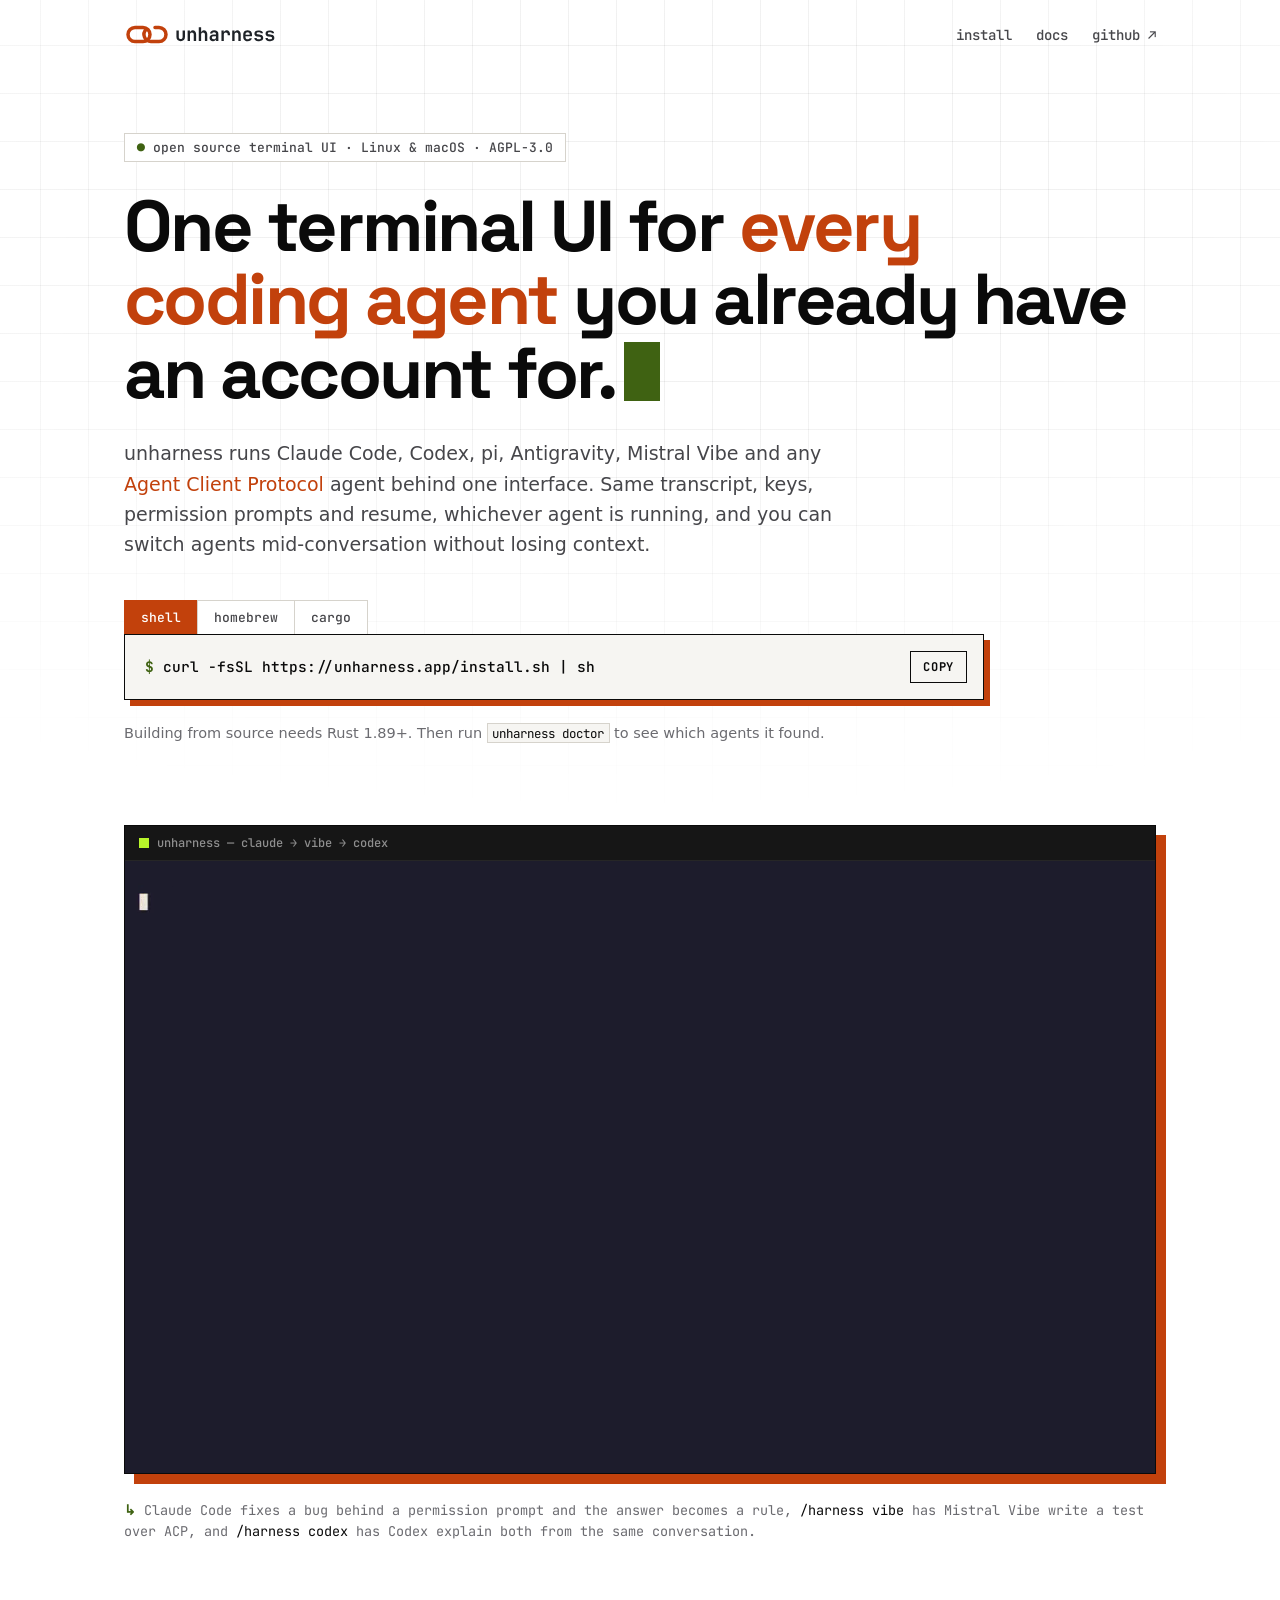
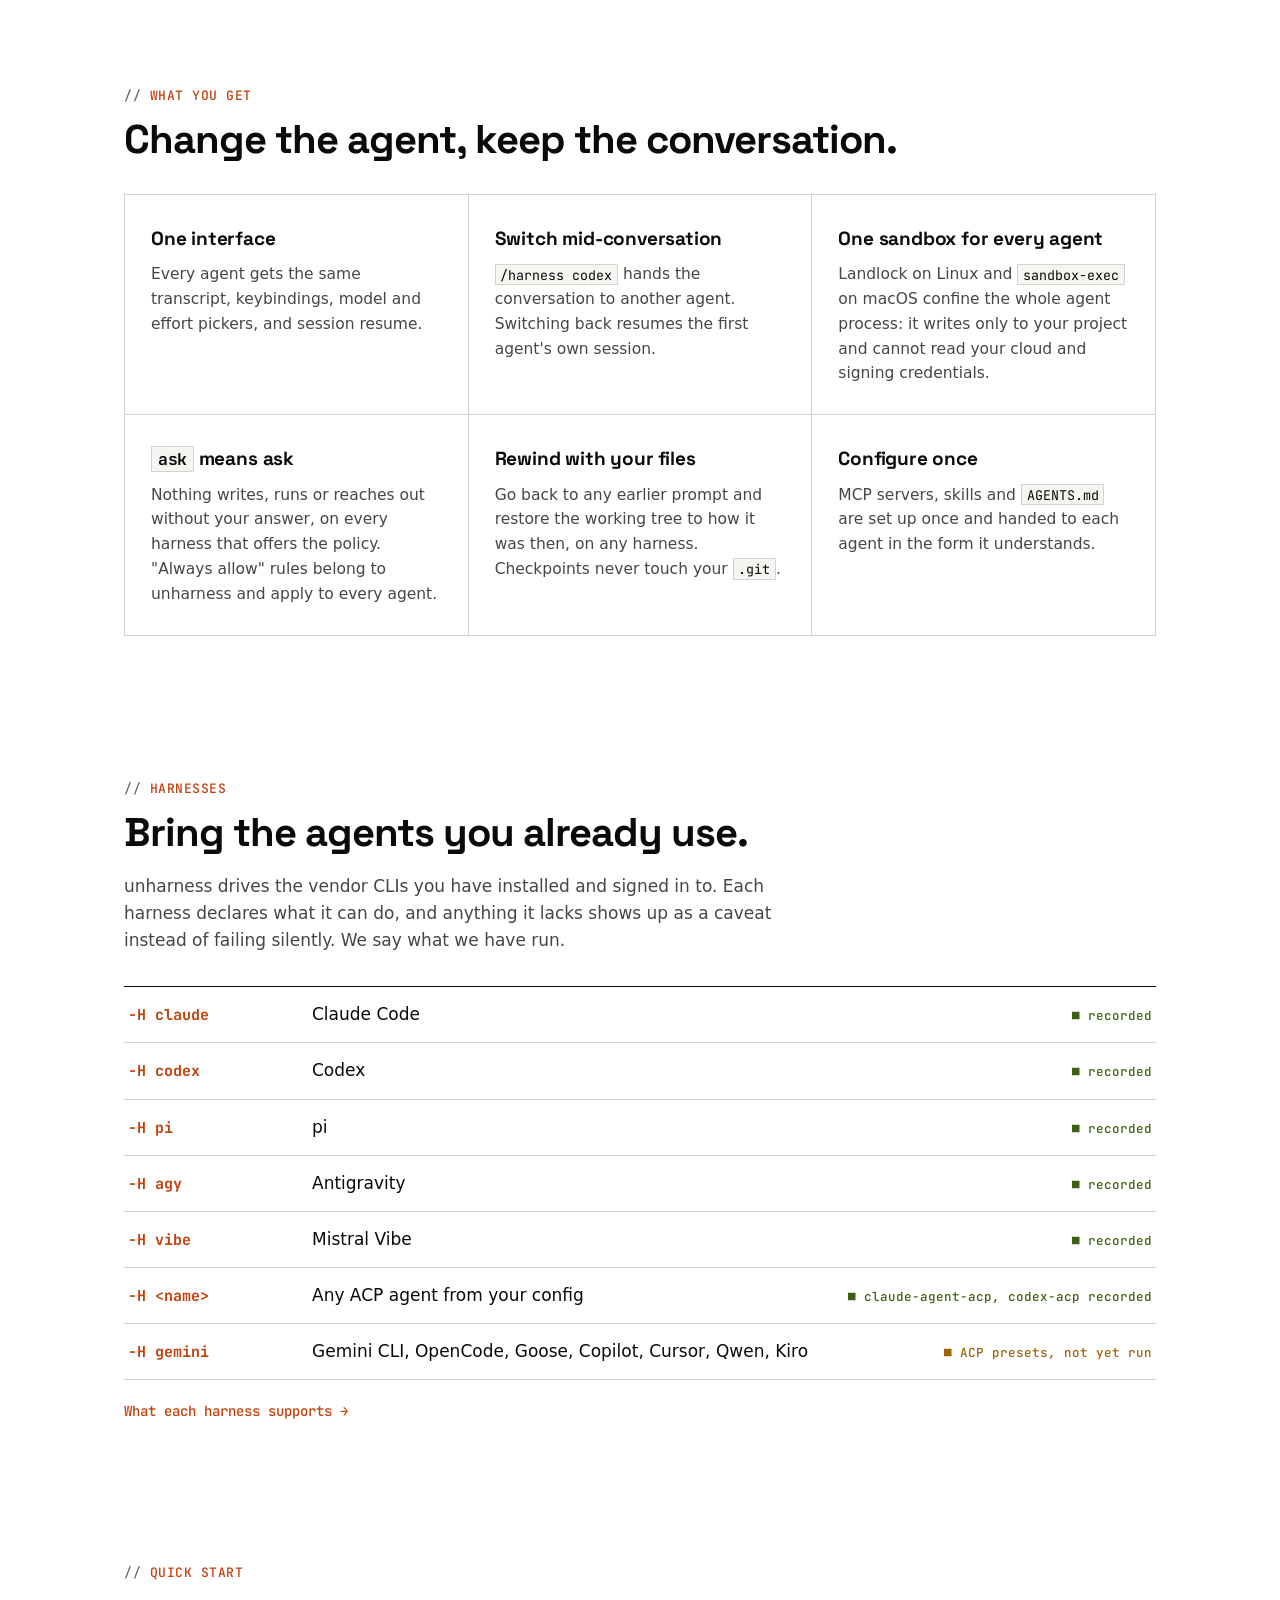
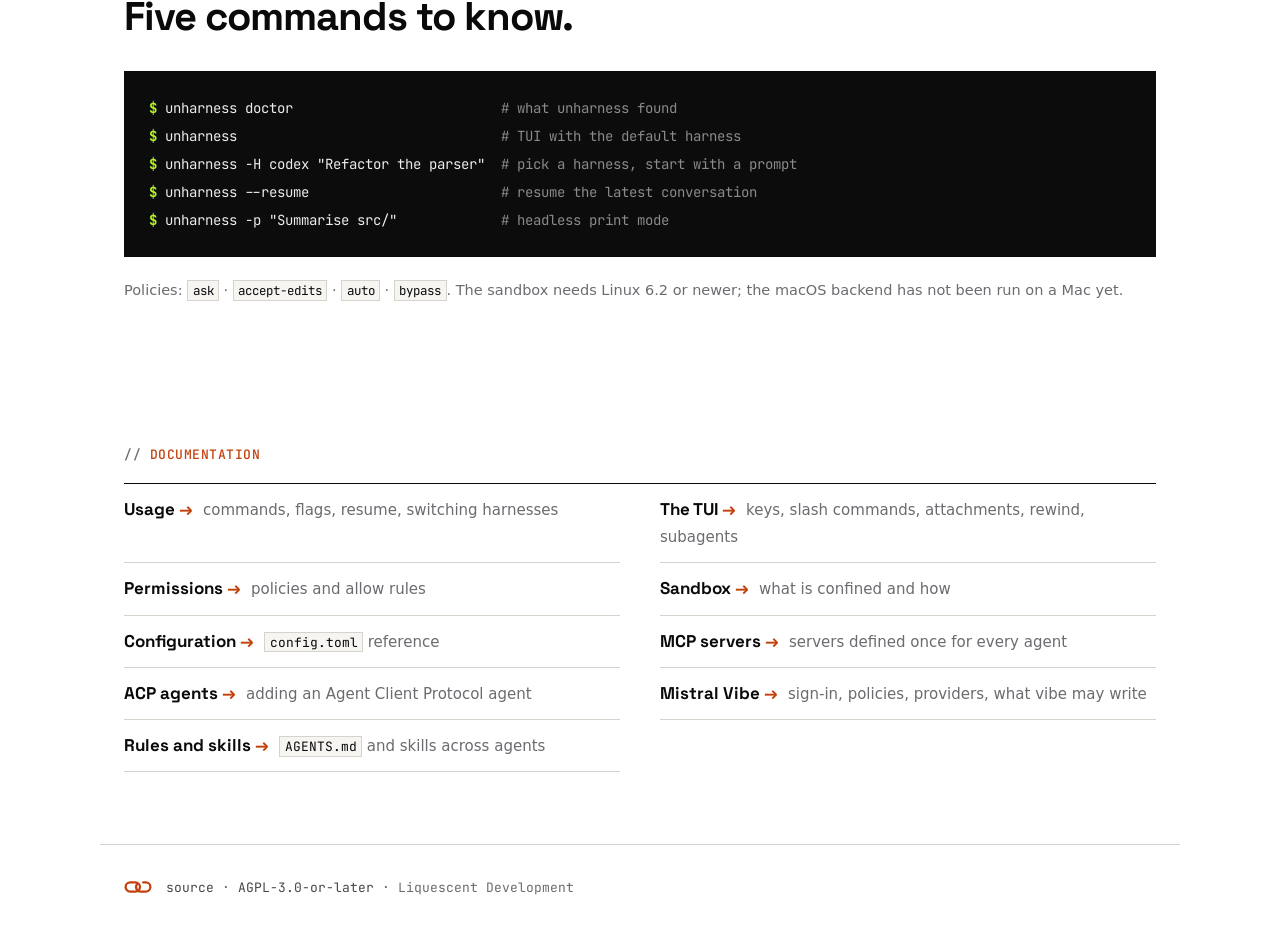
<file: index.html>
<!doctype html>
<html lang="en">
<head>
<meta charset="utf-8">
<meta name="viewport" content="width=device-width, initial-scale=1">
<title>unharness</title>
<meta name="description" content="One terminal UI for every coding agent you already have an account for. Run Claude Code, Codex, pi, Antigravity, Mistral Vibe and any ACP agent behind one interface, and switch mid-conversation.">
<link rel="canonical" href="https://unharness.app/">
<link rel="icon" href="assets/favicon.svg" type="image/svg+xml">
<meta name="color-scheme" content="dark light">
<meta name="theme-color" content="#0a0a0a" media="(prefers-color-scheme: dark)">
<meta name="theme-color" content="#ffffff" media="(prefers-color-scheme: light)">
<meta property="og:type" content="website">
<meta property="og:url" content="https://unharness.app/">
<meta property="og:title" content="unharness">
<meta property="og:description" content="One terminal UI for every coding agent you already have an account for.">
<meta property="og:image" content="https://unharness.app/assets/demo-poster.png">
<meta name="twitter:card" content="summary_large_image">
<link rel="preconnect" href="https://fonts.googleapis.com">
<link rel="preconnect" href="https://fonts.gstatic.com" crossorigin>
<link rel="stylesheet" href="https://fonts.googleapis.com/css2?family=JetBrains+Mono:wght@400;500;700&family=Space+Grotesk:wght@400;500;700&display=swap">
<link rel="stylesheet" href="style.css">
</head>
<body>

<header class="top">
  <a class="brand" href="/" aria-label="unharness home">
    <picture>
      <source media="(prefers-color-scheme: dark)" srcset="assets/logo-dark.svg">
      <img src="assets/logo-light.svg" alt="unharness" width="156" height="25">
    </picture>
  </a>
  <nav>
    <a href="#install">install</a>
    <a href="https://github.com/Liquescent-Development/unharness/blob/main/docs/usage.md">docs</a>
    <a href="https://github.com/Liquescent-Development/unharness" class="gh">github&nbsp;↗</a>
  </nav>
</header>

<main>

<section class="hero">
  <p class="eyebrow"><span class="ok">●</span> open source terminal UI · Linux &amp; macOS · AGPL-3.0</p>
  <h1>One terminal UI for <em>every coding agent</em> you already have an account for.<span class="caret" aria-hidden="true"></span></h1>
  <p class="lede">
    unharness runs Claude Code, Codex, pi, Antigravity, Mistral Vibe and any
    <a href="https://agentclientprotocol.com">Agent Client Protocol</a> agent
    behind one interface. Same transcript, keys, permission prompts and
    resume, whichever agent is running, and you can switch agents
    mid-conversation without losing context.
  </p>

  <div class="install" id="install">
    <div class="tabs" role="tablist" aria-label="Install method">
      <button role="tab" aria-selected="true" aria-controls="i-sh" id="t-sh">shell</button>
      <button role="tab" aria-selected="false" aria-controls="i-brew" id="t-brew" tabindex="-1">homebrew</button>
      <button role="tab" aria-selected="false" aria-controls="i-cargo" id="t-cargo" tabindex="-1">cargo</button>
    </div>
    <div class="cmd" role="tabpanel" id="i-sh" aria-labelledby="t-sh">
      <code><span class="p">$</span> curl -fsSL https://unharness.app/install.sh | sh</code>
      <button class="copy" type="button" aria-label="Copy command">copy</button>
    </div>
    <div class="cmd" role="tabpanel" id="i-brew" aria-labelledby="t-brew" hidden>
      <code><span class="p">$</span> brew install Liquescent-Development/tap/unharness</code>
      <button class="copy" type="button" aria-label="Copy command">copy</button>
    </div>
    <div class="cmd" role="tabpanel" id="i-cargo" aria-labelledby="t-cargo" hidden>
      <code><span class="p">$</span> cargo install --locked --git https://github.com/Liquescent-Development/unharness</code>
      <button class="copy" type="button" aria-label="Copy command">copy</button>
    </div>
    <p class="note">Building from source needs Rust 1.89+. Then run <code>unharness doctor</code> to see which agents it found.</p>
  </div>
</section>

<section class="demo" aria-label="Demo">
  <div class="window">
    <div class="bar"><span class="t">unharness — claude → vibe → codex</span></div>
    <video width="1280" height="760" autoplay muted loop playsinline poster="assets/demo-poster.png"
           aria-label="Claude Code fixes a bug in fib.py behind a permission prompt and the answer is saved as a rule, /harness vibe hands the conversation to Mistral Vibe, which writes a test over the Agent Client Protocol, and /harness codex hands it to Codex, which explains both from the shared transcript.">
      <source src="assets/demo.webm" type="video/webm">
      <source src="assets/demo.mp4" type="video/mp4">
      <img src="assets/demo-poster.png" width="1280" height="760" alt="The unharness terminal UI mid-conversation.">
    </video>
  </div>
  <p class="caption"><span class="p">↳</span> Claude Code fixes a bug behind a permission prompt and the answer becomes a rule, <code>/harness vibe</code> has Mistral Vibe write a test over ACP, and <code>/harness codex</code> has Codex explain both from the same conversation.</p>
</section>

<section class="features">
  <p class="label">what you get</p>
  <h2>Change the agent, keep the conversation.</h2>
  <div class="grid">
    <article>
      <h3>One interface</h3>
      <p>Every agent gets the same transcript, keybindings, model and effort pickers, and session resume.</p>
    </article>
    <article>
      <h3>Switch mid-conversation</h3>
      <p><code>/harness codex</code> hands the conversation to another agent. Switching back resumes the first agent's own session.</p>
    </article>
    <article>
      <h3>One sandbox for every agent</h3>
      <p>Landlock on Linux and <code>sandbox-exec</code> on macOS confine the whole agent process: it writes only to your project and cannot read your cloud and signing credentials.</p>
    </article>
    <article>
      <h3><code>ask</code> means ask</h3>
      <p>Nothing writes, runs or reaches out without your answer, on every harness that offers the policy. "Always allow" rules belong to unharness and apply to every agent.</p>
    </article>
    <article>
      <h3>Rewind with your files</h3>
      <p>Go back to any earlier prompt and restore the working tree to how it was then, on any harness. Checkpoints never touch your <code>.git</code>.</p>
    </article>
    <article>
      <h3>Configure once</h3>
      <p>MCP servers, skills and <code>AGENTS.md</code> are set up once and handed to each agent in the form it understands.</p>
    </article>
  </div>
</section>

<section class="agents">
  <p class="label">harnesses</p>
  <h2>Bring the agents you already use.</h2>
  <p class="sub">unharness drives the vendor CLIs you have installed and signed in to. Each harness declares what it can do, and anything it lacks shows up as a caveat instead of failing silently. We say what we have run.</p>

  <div class="table" role="table" aria-label="Harnesses">
    <div class="row" role="row"><code role="cell">-H claude</code><span role="cell">Claude Code</span><span role="cell" class="st ok">recorded</span></div>
    <div class="row" role="row"><code role="cell">-H codex</code><span role="cell">Codex</span><span role="cell" class="st ok">recorded</span></div>
    <div class="row" role="row"><code role="cell">-H pi</code><span role="cell">pi</span><span role="cell" class="st ok">recorded</span></div>
    <div class="row" role="row"><code role="cell">-H agy</code><span role="cell">Antigravity</span><span role="cell" class="st ok">recorded</span></div>
    <div class="row" role="row"><code role="cell">-H vibe</code><span role="cell">Mistral Vibe</span><span role="cell" class="st ok">recorded</span></div>
    <div class="row" role="row"><code role="cell">-H &lt;name&gt;</code><span role="cell">Any ACP agent from your config</span><span role="cell" class="st ok">claude-agent-acp, codex-acp recorded</span></div>
    <div class="row" role="row"><code role="cell">-H gemini</code><span role="cell">Gemini CLI, OpenCode, Goose, Copilot, Cursor, Qwen, Kiro</span><span role="cell" class="st wait">ACP presets, not yet run</span></div>
  </div>
  <p class="more"><a href="https://github.com/Liquescent-Development/unharness#supported-agents">What each harness supports →</a></p>
</section>

<section class="quick">
  <p class="label">quick start</p>
  <h2>Five commands to know.</h2>
<pre><code><span class="p">$</span> unharness doctor                          <span class="c"># what unharness found</span>
<span class="p">$</span> unharness                                 <span class="c"># TUI with the default harness</span>
<span class="p">$</span> unharness -H codex "Refactor the parser"  <span class="c"># pick a harness, start with a prompt</span>
<span class="p">$</span> unharness --resume                        <span class="c"># resume the latest conversation</span>
<span class="p">$</span> unharness -p "Summarise src/"             <span class="c"># headless print mode</span></code></pre>
  <p class="note">Policies: <code>ask</code> · <code>accept-edits</code> · <code>auto</code> · <code>bypass</code>. The sandbox needs Linux 6.2 or newer; the macOS backend has not been run on a Mac yet.</p>
</section>

<section class="docs">
  <p class="label">documentation</p>
  <ul class="doclist">
    <li><a href="https://github.com/Liquescent-Development/unharness/blob/main/docs/usage.md">Usage</a><span>commands, flags, resume, switching harnesses</span></li>
    <li><a href="https://github.com/Liquescent-Development/unharness/blob/main/docs/tui.md">The TUI</a><span>keys, slash commands, attachments, rewind, subagents</span></li>
    <li><a href="https://github.com/Liquescent-Development/unharness/blob/main/docs/permissions.md">Permissions</a><span>policies and allow rules</span></li>
    <li><a href="https://github.com/Liquescent-Development/unharness/blob/main/docs/sandbox.md">Sandbox</a><span>what is confined and how</span></li>
    <li><a href="https://github.com/Liquescent-Development/unharness/blob/main/docs/configuration.md">Configuration</a><span><code>config.toml</code> reference</span></li>
    <li><a href="https://github.com/Liquescent-Development/unharness/blob/main/docs/mcp.md">MCP servers</a><span>servers defined once for every agent</span></li>
    <li><a href="https://github.com/Liquescent-Development/unharness/blob/main/docs/acp.md">ACP agents</a><span>adding an Agent Client Protocol agent</span></li>
    <li><a href="https://github.com/Liquescent-Development/unharness/blob/main/docs/vibe.md">Mistral Vibe</a><span>sign-in, policies, providers, what vibe may write</span></li>
    <li><a href="https://github.com/Liquescent-Development/unharness/blob/main/docs/skills.md">Rules and skills</a><span><code>AGENTS.md</code> and skills across agents</span></li>
  </ul>
</section>

</main>

<footer>
  <img class="mark" src="assets/favicon.svg" alt="" width="28" height="28">
  <p>
    <a href="https://github.com/Liquescent-Development/unharness">source</a> ·
    <a href="https://github.com/Liquescent-Development/unharness/blob/main/LICENSE">AGPL-3.0-or-later</a> ·
    Liquescent Development
  </p>
</footer>

<script>
  const tabs = [...document.querySelectorAll('[role="tab"]')];
  function select(tab) {
    for (const t of tabs) {
      const on = t === tab;
      t.setAttribute('aria-selected', on);
      t.tabIndex = on ? 0 : -1;
      document.getElementById(t.getAttribute('aria-controls')).hidden = !on;
    }
  }
  tabs.forEach((t, i) => {
    t.addEventListener('click', () => select(t));
    t.addEventListener('keydown', e => {
      const d = e.key === 'ArrowRight' ? 1 : e.key === 'ArrowLeft' ? -1 : 0;
      if (!d) return;
      const next = tabs[(i + d + tabs.length) % tabs.length];
      select(next);
      next.focus();
    });
  });
  for (const b of document.querySelectorAll('.copy')) {
    b.addEventListener('click', async () => {
      const text = b.previousElementSibling.textContent.replace(/^\$\s*/, '');
      try {
        await navigator.clipboard.writeText(text);
        b.textContent = 'copied';
      } catch {
        b.textContent = 'ctrl+c';
        getSelection().selectAllChildren(b.previousElementSibling);
      }
      setTimeout(() => (b.textContent = 'copy'), 1600);
    });
  }
</script>
</body>
</html>
</file>
<file: style.css>
:root {
  --bg: #ffffff;
  --surface: #f6f5f2;
  --text: #0a0a0a;
  --muted: #46464a;
  --faint: #6b6b70;
  --border: #d6d3cc;
  --line: rgba(10, 10, 10, 0.06);
  --accent: #c2410c;
  --accent-ink: #ffffff;
  --signal: #3f6212;
  --warn: #a16207;
  --term-bg: #0c0c0c;
  --mono: "JetBrains Mono", ui-monospace, "SF Mono", Menlo, Consolas, monospace;
  --display: "Space Grotesk", system-ui, -apple-system, "Segoe UI", sans-serif;
  --sans: system-ui, -apple-system, "Segoe UI", Roboto, "Helvetica Neue", Arial, sans-serif;
}

@media (prefers-color-scheme: dark) {
  :root {
    --bg: #0a0a0a;
    --surface: #131313;
    --text: #f5f5f5;
    --muted: #bcbcbc;
    --faint: #8f8f8f;
    --border: #2c2c2c;
    --line: rgba(255, 255, 255, 0.045);
    --accent: #ff7a1a;
    --accent-ink: #0a0a0a;
    --signal: #b8f52a;
    --warn: #fde047;
  }
}

* { box-sizing: border-box; }

html { -webkit-text-size-adjust: 100%; }

body {
  margin: 0;
  background: var(--bg);
  color: var(--text);
  font: 17px/1.6 var(--sans);
}

::selection { background: var(--accent); color: var(--accent-ink); }

a { color: var(--accent); text-decoration: none; }
a:hover { text-decoration: underline; text-underline-offset: 3px; }

:focus-visible { outline: 2px solid var(--accent); outline-offset: 2px; }

code, pre { font-family: var(--mono); font-size: 0.86em; }
p code, h3 code, li code {
  color: var(--text);
  background: var(--surface);
  border: 1px solid var(--border);
  padding: 0.05em 0.35em;
}

main, .top, footer {
  max-width: 1080px;
  margin: 0 auto;
  padding: 0 24px;
}

/* Header */
.top {
  display: flex;
  align-items: center;
  justify-content: space-between;
  gap: 16px;
  padding-top: 22px;
  padding-bottom: 22px;
  position: relative;
  z-index: 1;
}
.brand img { display: block; height: 25px; width: auto; }
.top nav { display: flex; gap: 24px; font: 500 14px var(--mono); }
.top nav a { color: var(--muted); }
.top nav a:hover { color: var(--accent); text-decoration: none; }

/* Sections */
section { padding: 72px 0; }

.label {
  font: 500 13px var(--mono);
  letter-spacing: 0.04em;
  text-transform: uppercase;
  color: var(--accent);
  margin: 0 0 14px;
}
.label::before { content: "// "; color: var(--faint); }

h1, h2, h3 { font-family: var(--display); }
h1 {
  font-size: clamp(38px, 6.4vw, 72px);
  font-weight: 700;
  line-height: 1.02;
  letter-spacing: -0.035em;
  margin: 0 0 28px;
  max-width: 15em;
}
h1 em { font-style: normal; color: var(--accent); }
h2 {
  font-size: clamp(28px, 3.6vw, 40px);
  font-weight: 700;
  line-height: 1.1;
  letter-spacing: -0.025em;
  margin: 0 0 32px;
}
h3 { font-size: 19px; font-weight: 700; letter-spacing: -0.01em; margin: 0 0 8px; }

.caret {
  display: inline-block;
  width: 0.5em;
  height: 0.82em;
  margin-left: 0.12em;
  vertical-align: -0.04em;
  background: var(--signal);
  animation: blink 1.1s steps(1) infinite;
}
@keyframes blink { 50% { opacity: 0; } }

/* Hero */
.hero { position: relative; padding-top: 64px; }
.hero::before {
  content: "";
  position: absolute;
  inset: -120px -50vw 0;
  z-index: -1;
  background-image:
    linear-gradient(var(--line) 1px, transparent 1px),
    linear-gradient(90deg, var(--line) 1px, transparent 1px);
  background-size: 48px 48px;
  background-position: center top;
  mask-image: radial-gradient(ellipse 60% 70% at 50% 30%, #000 30%, transparent 100%);
}
.eyebrow {
  display: inline-block;
  font: 500 13px var(--mono);
  color: var(--muted);
  border: 1px solid var(--border);
  background: var(--bg);
  padding: 5px 12px;
  margin: 0 0 28px;
}
.ok { color: var(--signal); }
.lede {
  font-size: 19px;
  color: var(--muted);
  max-width: 38em;
  margin: 0 0 40px;
}

/* Install */
.install { max-width: 860px; }
.tabs { display: flex; }
.tabs button {
  font: 500 13px var(--mono);
  color: var(--muted);
  background: var(--bg);
  border: 1px solid var(--border);
  border-bottom: none;
  margin-right: -1px;
  padding: 8px 16px;
  cursor: pointer;
}
.tabs button:hover { color: var(--text); }
.tabs button[aria-selected="true"] {
  color: var(--accent-ink);
  background: var(--accent);
  border-color: var(--accent);
}
.cmd {
  display: flex;
  align-items: center;
  gap: 14px;
  background: var(--surface);
  border: 1px solid var(--text);
  box-shadow: 6px 6px 0 var(--accent);
  padding: 16px 16px 16px 20px;
}
.cmd[hidden] { display: none; }
.cmd code {
  flex: 1;
  min-width: 0;
  overflow-wrap: anywhere;
  font-size: 14.5px;
  font-weight: 500;
}
.p { color: var(--signal); font-weight: 700; user-select: none; }
.copy {
  flex: none;
  font: 700 12px var(--mono);
  text-transform: uppercase;
  letter-spacing: 0.06em;
  color: var(--text);
  background: transparent;
  border: 1px solid var(--text);
  padding: 7px 12px;
  cursor: pointer;
}
.copy:hover { background: var(--text); color: var(--bg); }
.note { font-size: 14.5px; color: var(--faint); margin: 22px 0 0; }

/* Demo */
.demo { padding-top: 8px; }
.window {
  background: var(--term-bg);
  border: 1px solid var(--text);
  box-shadow: 10px 10px 0 var(--accent);
}
.bar {
  display: flex;
  align-items: center;
  gap: 8px;
  padding: 9px 14px;
  background: #161616;
  border-bottom: 1px solid #262626;
  font: 500 12px var(--mono);
  color: #8f8f8f;
}
.bar::before {
  content: "";
  width: 10px;
  height: 10px;
  background: #b8f52a;
}
.window img, .window video { display: block; width: 100%; height: auto; }
.caption { font: 13.5px/1.6 var(--mono); color: var(--faint); margin: 26px 0 0; }
.caption code { color: var(--text); background: none; border: none; padding: 0; font-size: 1em; }

/* Features */
.grid {
  display: grid;
  grid-template-columns: repeat(auto-fit, minmax(300px, 1fr));
  gap: 1px;
  background: var(--border);
  border: 1px solid var(--border);
}
.grid article {
  background: var(--bg);
  padding: 26px 26px 28px;
  border-top: 3px solid transparent;
  transition: border-color 0.15s, background-color 0.15s;
}
.grid article:hover { border-top-color: var(--accent); background: var(--surface); }
.grid p { margin: 0; color: var(--muted); font-size: 15.5px; }

/* Agents */
.sub { color: var(--muted); max-width: 40em; margin: -14px 0 32px; }
.table { border-top: 1px solid var(--text); }
.row {
  display: grid;
  grid-template-columns: 160px 1fr auto;
  gap: 8px 24px;
  align-items: baseline;
  padding: 14px 4px;
  border-bottom: 1px solid var(--border);
}
.row code { font-size: 15px; font-weight: 700; color: var(--accent); }
.row span { color: var(--text); }
.st { font: 500 12.5px var(--mono); text-align: right; }
.st::before { content: "■ "; }
.st.ok { color: var(--signal); }
.st.wait { color: var(--warn); }
.more { margin: 22px 0 0; font: 500 14px var(--mono); }

/* Quick start */
.quick pre {
  background: var(--term-bg);
  color: #ececec;
  border: 1px solid var(--text);
  padding: 22px 24px;
  margin: 0;
  overflow-x: auto;
  line-height: 1.85;
}
.quick pre code { font-size: 14px; }
.quick .p { color: #b8f52a; }
.c { color: #8a8a8a; }

/* Docs */
.docs .label { margin-bottom: 20px; }
.doclist {
  list-style: none;
  padding: 0;
  margin: 0;
  display: grid;
  grid-template-columns: repeat(auto-fit, minmax(320px, 1fr));
  gap: 0 40px;
  border-top: 1px solid var(--text);
}
.doclist li { padding: 12px 0; border-bottom: 1px solid var(--border); }
.doclist a { font-family: var(--display); font-weight: 700; color: var(--text); margin-right: 10px; }
.doclist a::after { content: " →"; color: var(--accent); }
.doclist a:hover { color: var(--accent); text-decoration: none; }
.doclist span { color: var(--faint); font-size: 15px; }

footer {
  display: flex;
  align-items: center;
  gap: 14px;
  border-top: 1px solid var(--border);
  padding-top: 28px;
  padding-bottom: 48px;
  font: 13px var(--mono);
  color: var(--faint);
}
footer p { margin: 0; }
footer a { color: var(--muted); }
footer a:hover { color: var(--accent); }

@media (prefers-reduced-motion: reduce) {
  .caret { animation: none; }
  .grid article { transition: none; }
}

@media (max-width: 640px) {
  body { font-size: 16px; }
  main, .top, footer { padding: 0 16px; }
  .top { padding-top: 16px; padding-bottom: 16px; }
  .top nav { gap: 14px; }
  .top nav .gh { display: none; }
  section { padding: 52px 0; }
  .hero { padding-top: 36px; }
  .eyebrow { font-size: 11.5px; }
  .lede { font-size: 17px; }
  .cmd { box-shadow: 4px 4px 0 var(--accent); }
  .window { box-shadow: 5px 5px 0 var(--accent); }
  .row { grid-template-columns: 1fr; gap: 2px; }
  .st { text-align: left; }
  footer { padding-top: 24px; padding-bottom: 36px; }
}
</file>
